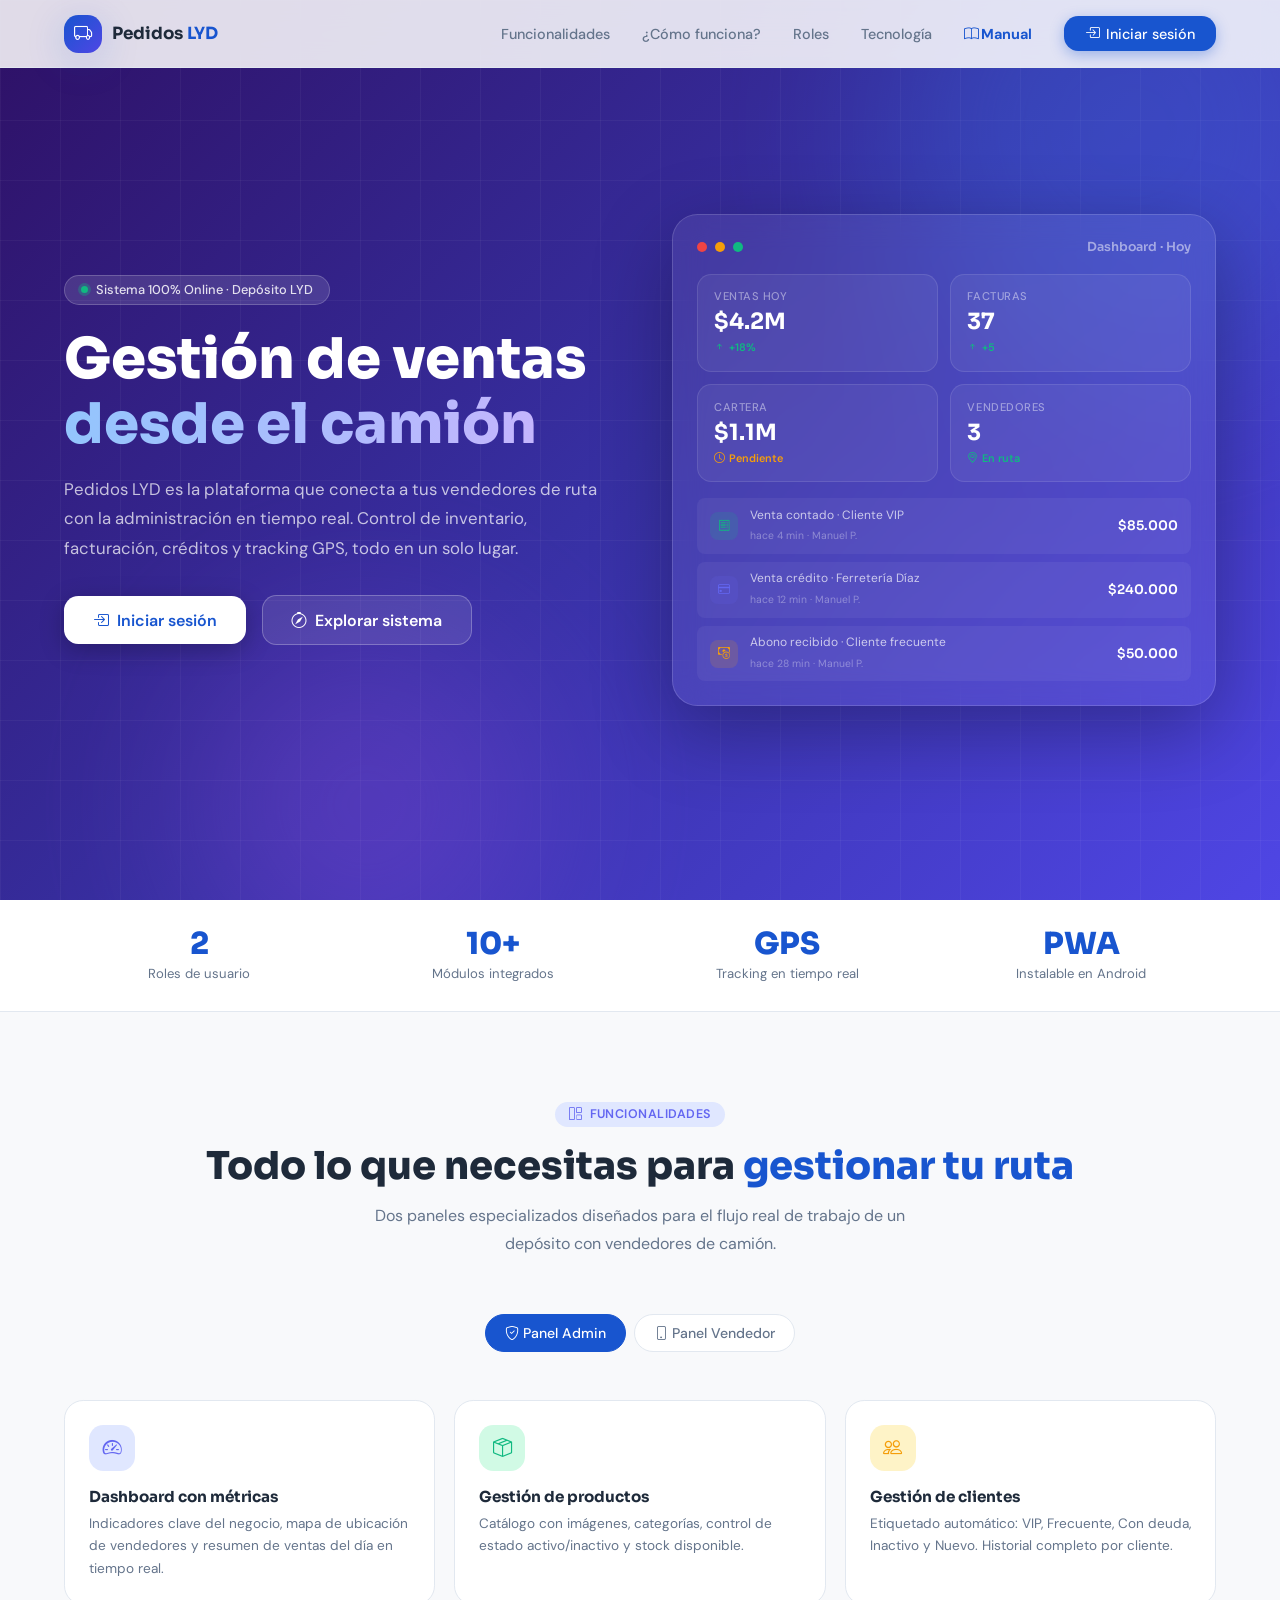
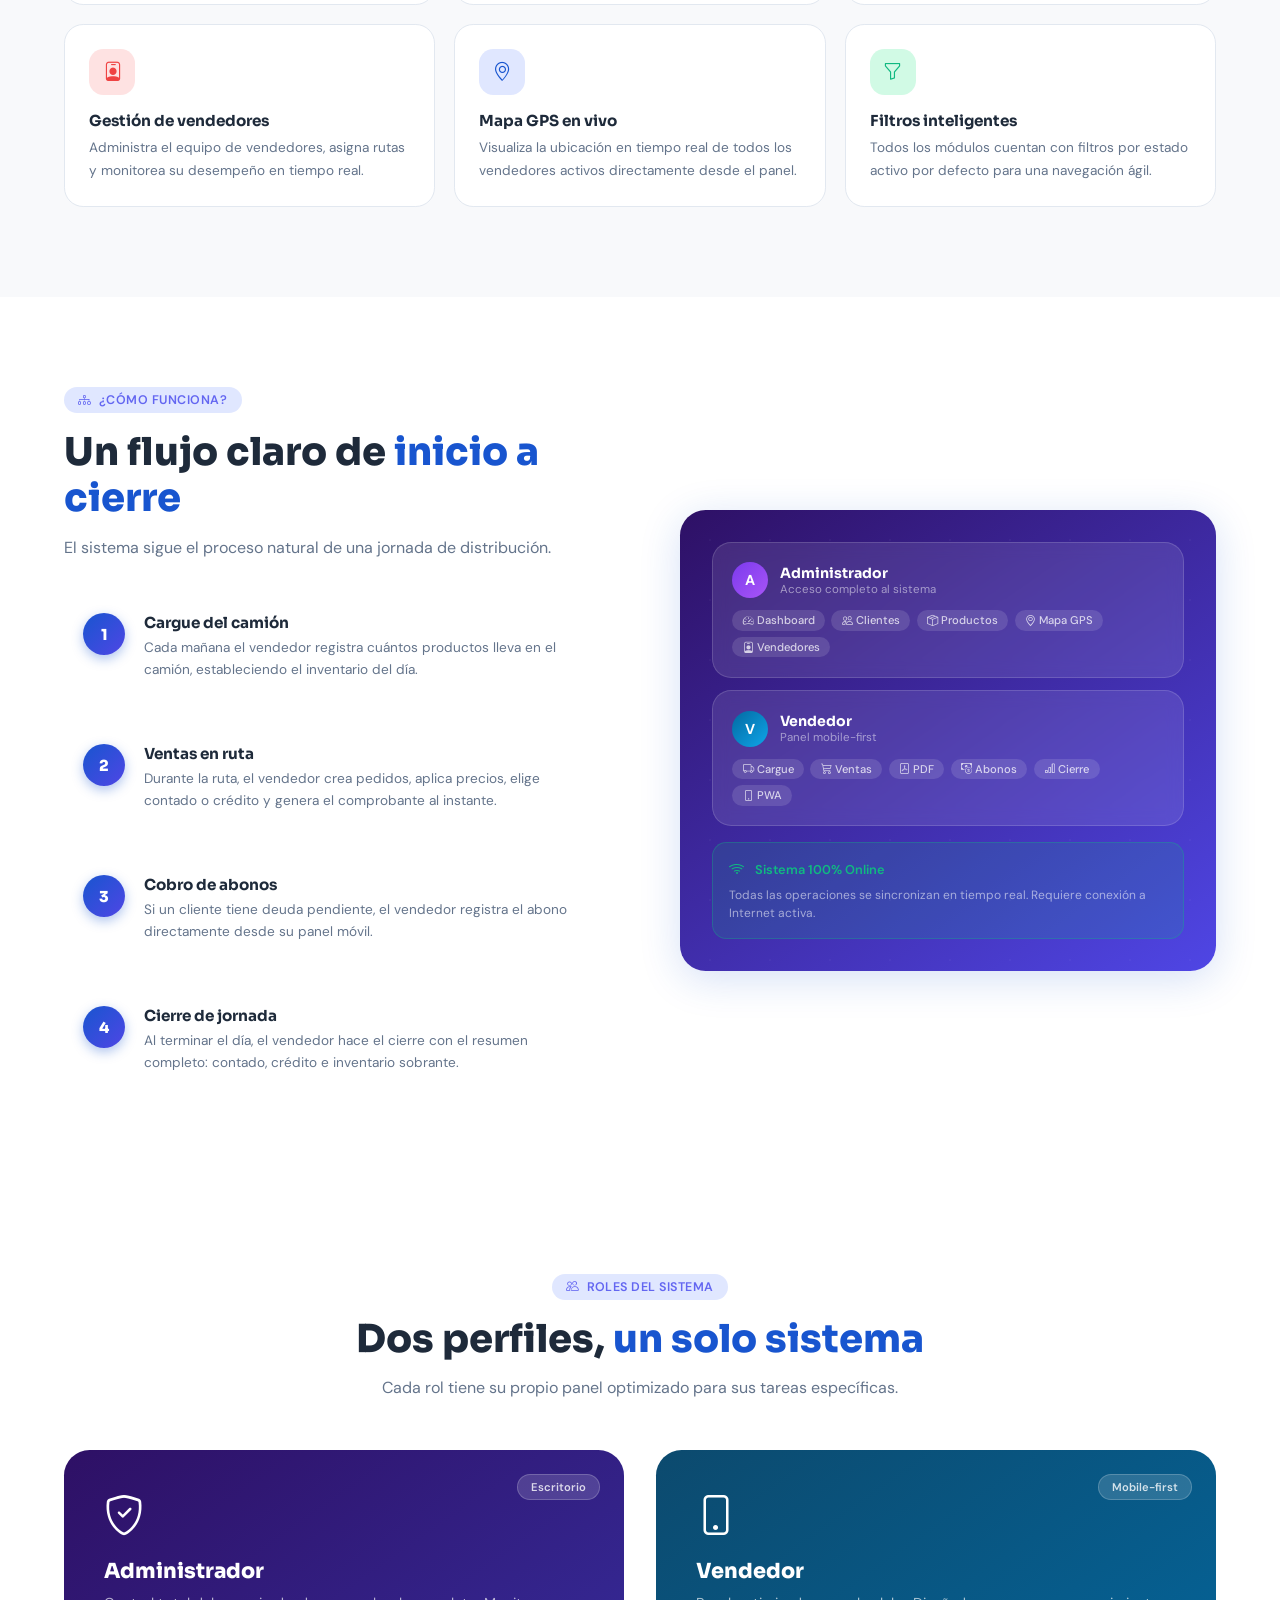
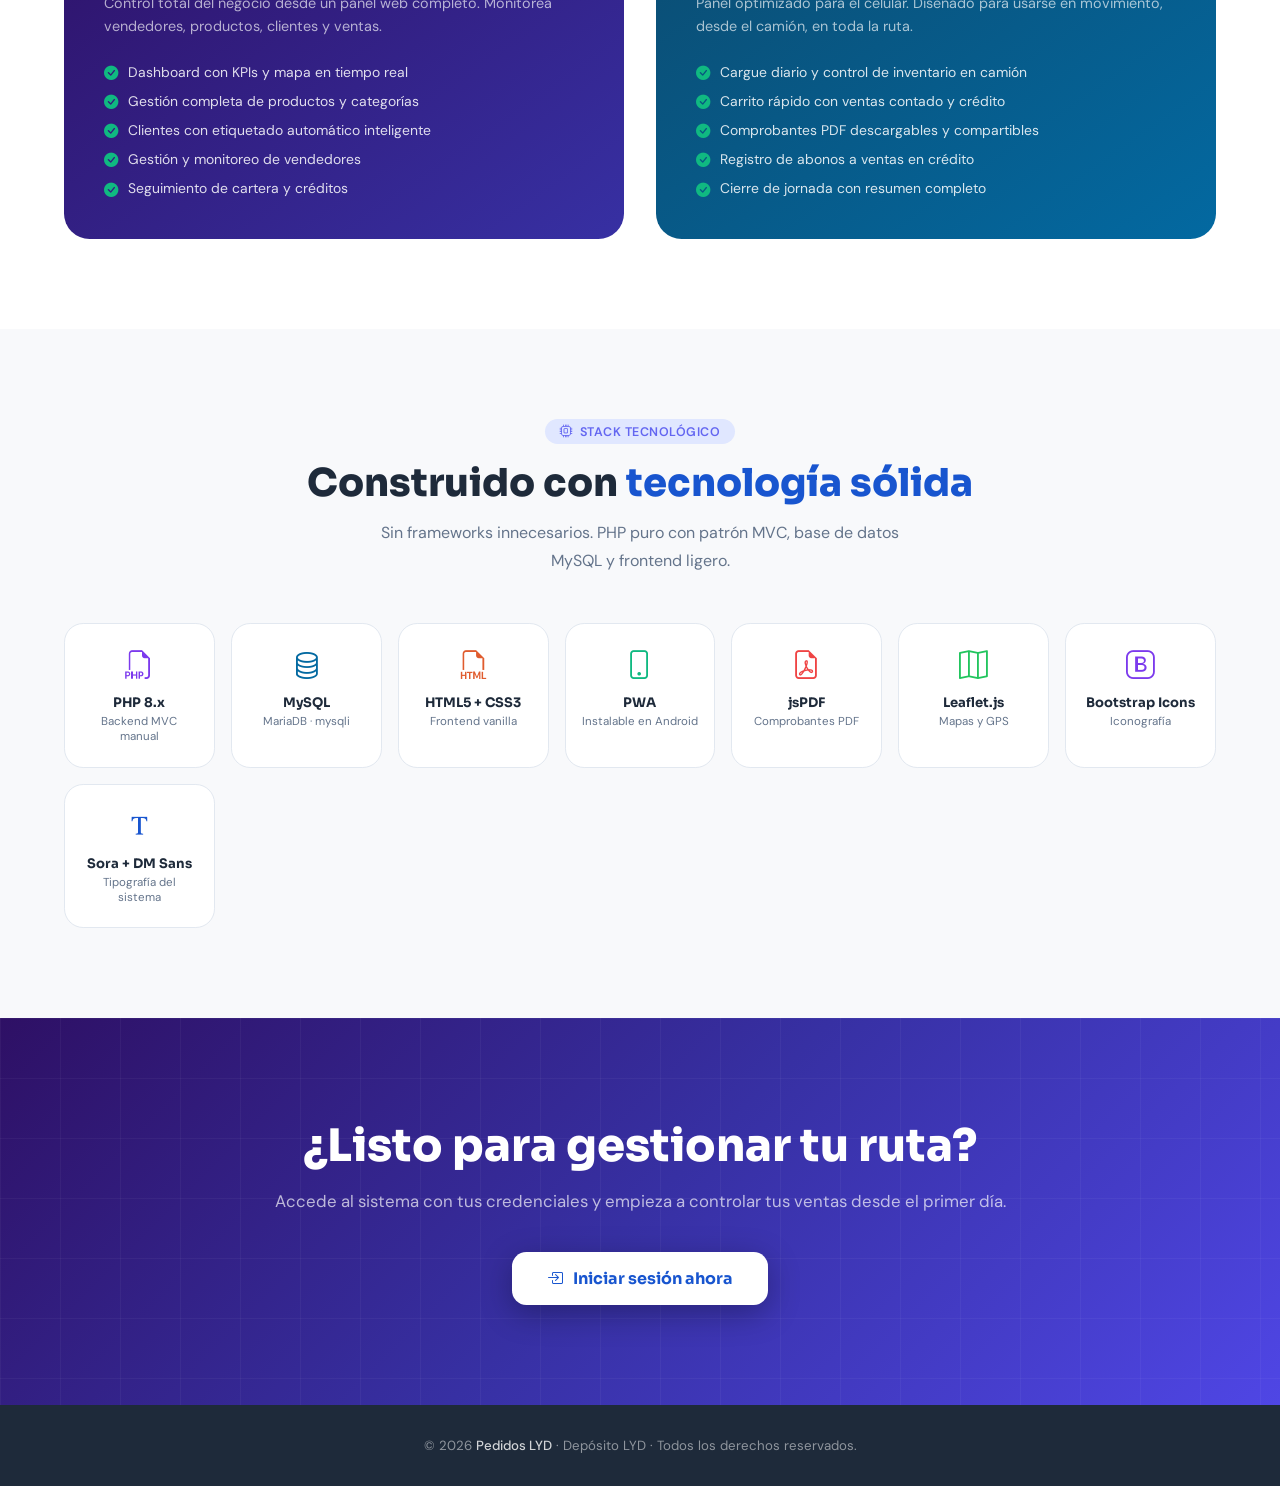
<file: index.html>
<!DOCTYPE html>
<html lang="es">

<head>
    <meta charset="UTF-8" />
    <meta name="viewport" content="width=device-width, initial-scale=1.0" />
    <title>Pedidos LYD — Sistema de Gestión de Ventas</title>
    <link rel="stylesheet" href="public/css/index_ini.css">
    <link rel="preconnect" href="https://fonts.googleapis.com" />
    <link rel="preconnect" href="https://fonts.gstatic.com" crossorigin />
    <link
        href="https://fonts.googleapis.com/css2?family=Sora:wght@300;400;600;700;800&family=DM+Sans:ital,wght@0,300;0,400;0,500;1,300&display=swap"
        rel="stylesheet" />
    <link rel="stylesheet" href="https://cdn.jsdelivr.net/npm/bootstrap-icons@1.11.3/font/bootstrap-icons.min.css" />
</head>

<body>

    <!-- ── NAVBAR ── -->
    <nav id="navbar">
        <a href="#" class="nav-brand">
            <div class="brand-icon"><i class="bi bi-truck"></i></div>
            <span>Pedidos <em>LYD</em></span>
        </a>
        <ul class="nav-links" id="navLinks">
            <li><a href="#features">Funcionalidades</a></li>
            <li><a href="#how">¿Cómo funciona?</a></li>
            <li><a href="#roles">Roles</a></li>
            <li><a href="#tech">Tecnología</a></li>
            <li class="nav-manual"><a href="manual.html" style="color:var(--primary); font-weight:700;"><i
                        class="bi bi-book"></i>
                    Manual</a></li>
            <li><a href="public/login.php" class="btn-login"><i class="bi bi-box-arrow-in-right"></i> Iniciar sesión</a>
            </li>
        </ul>
        <button class="nav-toggle" id="navToggle" aria-label="Menú"><i class="bi bi-list"></i></button>
    </nav>

    <!-- Overlay para menú móvil -->
    <div class="menu-overlay" id="menuOverlay"></div>

    <!-- ── HERO ── -->
    <section class="hero" id="home">
        <div class="hero-orb hero-orb-1"></div>
        <div class="hero-orb hero-orb-2"></div>
        <div class="hero-inner">
            <div class="hero-text">
                <div class="hero-badge">
                    <span class="dot"></span>
                    Sistema 100% Online · Depósito LYD
                </div>
                <h1>Gestión de ventas <span>desde el camión</span></h1>
                <p class="hero-desc">
                    Pedidos LYD es la plataforma que conecta a tus vendedores de ruta con la administración en tiempo
                    real. Control de inventario, facturación, créditos y tracking GPS, todo en un solo lugar.
                </p>
                <div class="hero-actions">
                    <a href="public/login.php" class="btn-hero btn-hero-primary">
                        <i class="bi bi-box-arrow-in-right"></i> Iniciar sesión
                    </a>
                    <a href="#features" class="btn-hero btn-hero-ghost">
                        <i class="bi bi-compass"></i> Explorar sistema
                    </a>
                </div>
            </div>

            <!-- Mockup visual -->
            <div class="hero-visual">
                <div class="mockup-card">
                    <div class="mockup-topbar">
                        <span class="mockup-dot d-red"></span>
                        <span class="mockup-dot d-yellow"></span>
                        <span class="mockup-dot d-green"></span>
                        <span class="mockup-title">Dashboard · Hoy</span>
                    </div>
                    <div class="mockup-stats">
                        <div class="stat-box">
                            <div class="stat-label">Ventas hoy</div>
                            <div class="stat-val">$4.2M</div>
                            <div class="stat-badge"><i class="bi bi-arrow-up-short"></i> +18%</div>
                        </div>
                        <div class="stat-box">
                            <div class="stat-label">Facturas</div>
                            <div class="stat-val">37</div>
                            <div class="stat-badge"><i class="bi bi-arrow-up-short"></i> +5</div>
                        </div>
                        <div class="stat-box">
                            <div class="stat-label">Cartera</div>
                            <div class="stat-val">$1.1M</div>
                            <div class="stat-badge" style="color:var(--warning)"><i class="bi bi-clock"></i> Pendiente
                            </div>
                        </div>
                        <div class="stat-box">
                            <div class="stat-label">Vendedores</div>
                            <div class="stat-val">3</div>
                            <div class="stat-badge"><i class="bi bi-geo-alt"></i> En ruta</div>
                        </div>
                    </div>
                    <div class="mockup-list">
                        <div class="mockup-row">
                            <div class="mockup-row-icon" style="background:rgba(16,185,129,0.15); color:#10b981;">
                                <i class="bi bi-receipt"></i>
                            </div>
                            <div class="mockup-row-text">
                                <p>Venta contado · Cliente VIP</p>
                                <span>hace 4 min · Manuel P.</span>
                            </div>
                            <div class="mockup-row-amount">$85.000</div>
                        </div>
                        <div class="mockup-row">
                            <div class="mockup-row-icon" style="background:rgba(99,102,241,0.15); color:#6366f1;">
                                <i class="bi bi-credit-card"></i>
                            </div>
                            <div class="mockup-row-text">
                                <p>Venta crédito · Ferretería Díaz</p>
                                <span>hace 12 min · Manuel P.</span>
                            </div>
                            <div class="mockup-row-amount">$240.000</div>
                        </div>
                        <div class="mockup-row">
                            <div class="mockup-row-icon" style="background:rgba(245,158,11,0.15); color:#f59e0b;">
                                <i class="bi bi-cash-coin"></i>
                            </div>
                            <div class="mockup-row-text">
                                <p>Abono recibido · Cliente frecuente</p>
                                <span>hace 28 min · Manuel P.</span>
                            </div>
                            <div class="mockup-row-amount">$50.000</div>
                        </div>
                    </div>
                </div>
            </div>
        </div>
    </section>

    <!-- ── STATS BAR ── -->
    <div class="stats-bar">
        <div class="stats-bar-inner reveal">
            <div class="stat-item">
                <div class="val">2</div>
                <div class="lbl">Roles de usuario</div>
            </div>
            <div class="stat-item">
                <div class="val">10+</div>
                <div class="lbl">Módulos integrados</div>
            </div>
            <div class="stat-item">
                <div class="val">GPS</div>
                <div class="lbl">Tracking en tiempo real</div>
            </div>
            <div class="stat-item">
                <div class="val">PWA</div>
                <div class="lbl">Instalable en Android</div>
            </div>
        </div>
    </div>

    <!-- ── FEATURES ── -->
    <section id="features">
        <div class="container">
            <div class="features-header reveal">
                <div class="section-tag"><i class="bi bi-grid-1x2"></i> Funcionalidades</div>
                <h2 class="section-title">Todo lo que necesitas para <span>gestionar tu ruta</span></h2>
                <p class="section-desc">Dos paneles especializados diseñados para el flujo real de trabajo de un
                    depósito con vendedores de camión.</p>
            </div>

            <div class="features-tabs reveal">
                <button class="tab-btn active" onclick="switchTab('admin')"><i class="bi bi-shield-check"></i> Panel
                    Admin</button>
                <button class="tab-btn" onclick="switchTab('vendor')"><i class="bi bi-phone"></i> Panel
                    Vendedor</button>
            </div>

            <!-- Admin tab -->
            <div class="tab-content active" id="tab-admin">
                <div class="feat-card reveal">
                    <div class="feat-icon" style="background:var(--info-bg); color:var(--info)"><i
                            class="bi bi-speedometer2"></i></div>
                    <h3>Dashboard con métricas</h3>
                    <p>Indicadores clave del negocio, mapa de ubicación de vendedores y resumen de ventas del día en
                        tiempo real.</p>
                </div>
                <div class="feat-card reveal">
                    <div class="feat-icon" style="background:var(--success-bg); color:var(--success)"><i
                            class="bi bi-box-seam"></i></div>
                    <h3>Gestión de productos</h3>
                    <p>Catálogo con imágenes, categorías, control de estado activo/inactivo y stock disponible.</p>
                </div>
                <div class="feat-card reveal">
                    <div class="feat-icon" style="background:var(--warning-bg); color:var(--warning)"><i
                            class="bi bi-people"></i></div>
                    <h3>Gestión de clientes</h3>
                    <p>Etiquetado automático: VIP, Frecuente, Con deuda, Inactivo y Nuevo. Historial completo por
                        cliente.</p>
                </div>
                <div class="feat-card reveal">
                    <div class="feat-icon" style="background:var(--danger-bg); color:var(--danger)"><i
                            class="bi bi-person-badge"></i></div>
                    <h3>Gestión de vendedores</h3>
                    <p>Administra el equipo de vendedores, asigna rutas y monitorea su desempeño en tiempo real.</p>
                </div>
                <div class="feat-card reveal">
                    <div class="feat-icon" style="background:var(--info-bg); color:var(--primary)"><i
                            class="bi bi-geo-alt"></i></div>
                    <h3>Mapa GPS en vivo</h3>
                    <p>Visualiza la ubicación en tiempo real de todos los vendedores activos directamente desde el
                        panel.</p>
                </div>
                <div class="feat-card reveal">
                    <div class="feat-icon" style="background:var(--success-bg); color:var(--success)"><i
                            class="bi bi-funnel"></i></div>
                    <h3>Filtros inteligentes</h3>
                    <p>Todos los módulos cuentan con filtros por estado activo por defecto para una navegación ágil.</p>
                </div>
            </div>

            <!-- Vendor tab -->
            <div class="tab-content" id="tab-vendor">
                <div class="feat-card reveal">
                    <div class="feat-icon" style="background:var(--info-bg); color:var(--info)"><i
                            class="bi bi-truck"></i></div>
                    <h3>Cargue diario del camión</h3>
                    <p>Registra el inventario inicial del camión por producto antes de salir a ruta cada mañana.</p>
                </div>
                <div class="feat-card reveal">
                    <div class="feat-icon" style="background:var(--success-bg); color:var(--success)"><i
                            class="bi bi-cart3"></i></div>
                    <h3>Carrito de ventas</h3>
                    <p>Crea pedidos rápidamente. Soporte para ventas de contado y crédito con cálculo automático.</p>
                </div>
                <div class="feat-card reveal">
                    <div class="feat-icon" style="background:var(--warning-bg); color:var(--warning)"><i
                            class="bi bi-file-earmark-pdf"></i></div>
                    <h3>Comprobante PDF</h3>
                    <p>Genera y descarga el comprobante de cada venta en PDF. También puede ser compartido por WhatsApp.
                    </p>
                </div>
                <div class="feat-card reveal">
                    <div class="feat-icon" style="background:var(--danger-bg); color:var(--danger)"><i
                            class="bi bi-cash-coin"></i></div>
                    <h3>Registro de abonos</h3>
                    <p>Gestiona los pagos parciales de ventas a crédito, con seguimiento del saldo pendiente por
                        cliente.</p>
                </div>
                <div class="feat-card reveal">
                    <div class="feat-icon" style="background:var(--info-bg); color:var(--primary)"><i
                            class="bi bi-clipboard-data"></i></div>
                    <h3>Cierre de jornada</h3>
                    <p>Resumen automático al final del día: total contado, total crédito, productos vendidos y restantes
                        en camión.</p>
                </div>
                <div class="feat-card reveal">
                    <div class="feat-icon" style="background:var(--success-bg); color:var(--success)"><i
                            class="bi bi-phone"></i></div>
                    <h3>Mobile-first & PWA</h3>
                    <p>Diseñado para usarse desde el celular. Instalable en Android como app desde Chrome.</p>
                </div>
            </div>
        </div>
    </section>

    <!-- ── HOW IT WORKS ── -->
    <section id="how">
        <div class="container">
            <div class="how-grid">
                <div>
                    <div class="section-tag reveal"><i class="bi bi-diagram-3"></i> ¿Cómo funciona?</div>
                    <h2 class="section-title reveal">Un flujo claro de <span>inicio a cierre</span></h2>
                    <p class="section-desc reveal" style="margin-bottom:2rem;">El sistema sigue el proceso natural de
                        una jornada de distribución.</p>
                    <div class="steps">
                        <div class="step reveal">
                            <div class="step-num">1</div>
                            <div class="step-body">
                                <h4>Cargue del camión</h4>
                                <p>Cada mañana el vendedor registra cuántos productos lleva en el camión, estableciendo
                                    el inventario del día.</p>
                            </div>
                        </div>
                        <div class="step reveal">
                            <div class="step-num">2</div>
                            <div class="step-body">
                                <h4>Ventas en ruta</h4>
                                <p>Durante la ruta, el vendedor crea pedidos, aplica precios, elige contado o crédito y
                                    genera el comprobante al instante.</p>
                            </div>
                        </div>
                        <div class="step reveal">
                            <div class="step-num">3</div>
                            <div class="step-body">
                                <h4>Cobro de abonos</h4>
                                <p>Si un cliente tiene deuda pendiente, el vendedor registra el abono directamente desde
                                    su panel móvil.</p>
                            </div>
                        </div>
                        <div class="step reveal">
                            <div class="step-num">4</div>
                            <div class="step-body">
                                <h4>Cierre de jornada</h4>
                                <p>Al terminar el día, el vendedor hace el cierre con el resumen completo: contado,
                                    crédito e inventario sobrante.</p>
                            </div>
                        </div>
                    </div>
                </div>

                <div class="how-visual reveal">
                    <div class="role-card">
                        <div class="role-header">
                            <div class="role-avatar" style="background:linear-gradient(135deg,#7c3aed,#a855f7)">A</div>
                            <div>
                                <div class="role-name">Administrador</div>
                                <div class="role-sub">Acceso completo al sistema</div>
                            </div>
                        </div>
                        <div class="role-tags">
                            <span class="role-tag"><i class="bi bi-speedometer2"></i> Dashboard</span>
                            <span class="role-tag"><i class="bi bi-people"></i> Clientes</span>
                            <span class="role-tag"><i class="bi bi-box-seam"></i> Productos</span>
                            <span class="role-tag"><i class="bi bi-geo-alt"></i> Mapa GPS</span>
                            <span class="role-tag"><i class="bi bi-person-badge"></i> Vendedores</span>
                        </div>
                    </div>
                    <div class="role-card">
                        <div class="role-header">
                            <div class="role-avatar" style="background:linear-gradient(135deg,#0369a1,#0ea5e9)">V</div>
                            <div>
                                <div class="role-name">Vendedor</div>
                                <div class="role-sub">Panel mobile-first</div>
                            </div>
                        </div>
                        <div class="role-tags">
                            <span class="role-tag"><i class="bi bi-truck"></i> Cargue</span>
                            <span class="role-tag"><i class="bi bi-cart3"></i> Ventas</span>
                            <span class="role-tag"><i class="bi bi-file-pdf"></i> PDF</span>
                            <span class="role-tag"><i class="bi bi-cash-coin"></i> Abonos</span>
                            <span class="role-tag"><i class="bi bi-bar-chart"></i> Cierre</span>
                            <span class="role-tag"><i class="bi bi-phone"></i> PWA</span>
                        </div>
                    </div>
                    <div
                        style="margin-top:1rem; padding:1rem; background:rgba(16,185,129,0.15); border-radius:var(--r-md); border:1px solid rgba(16,185,129,0.3);">
                        <div style="display:flex; align-items:center; gap:0.6rem;">
                            <i class="bi bi-wifi" style="color:#10b981; font-size:1rem;"></i>
                            <span style="font-size:0.8rem; font-weight:600; color:#10b981;">Sistema 100% Online</span>
                        </div>
                        <p style="font-size:0.75rem; color:rgba(255,255,255,0.55); margin-top:0.4rem; line-height:1.5;">
                            Todas las operaciones se sincronizan en tiempo real. Requiere conexión a Internet activa.
                        </p>
                    </div>
                </div>
            </div>
        </div>
    </section>

    <!-- ── ROLES ── -->
    <section id="roles">
        <div class="container">
            <div style="text-align:center; margin-bottom:3rem;" class="reveal">
                <div class="section-tag"><i class="bi bi-people"></i> Roles del sistema</div>
                <h2 class="section-title">Dos perfiles, <span>un solo sistema</span></h2>
                <p class="section-desc" style="margin:0 auto;">Cada rol tiene su propio panel optimizado para sus tareas
                    específicas.</p>
            </div>
            <div class="roles-grid">
                <div class="role-panel admin reveal">
                    <span class="role-badge">Escritorio</span>
                    <div style="font-size:2.5rem; margin-bottom:1rem;"><i class="bi bi-shield-check"></i></div>
                    <h3>Administrador</h3>
                    <p>Control total del negocio desde un panel web completo. Monitorea vendedores, productos, clientes
                        y ventas.</p>
                    <ul class="role-features">
                        <li><i class="bi bi-check-circle-fill"></i> Dashboard con KPIs y mapa en tiempo real</li>
                        <li><i class="bi bi-check-circle-fill"></i> Gestión completa de productos y categorías</li>
                        <li><i class="bi bi-check-circle-fill"></i> Clientes con etiquetado automático inteligente</li>
                        <li><i class="bi bi-check-circle-fill"></i> Gestión y monitoreo de vendedores</li>
                        <li><i class="bi bi-check-circle-fill"></i> Seguimiento de cartera y créditos</li>
                    </ul>
                </div>
                <div class="role-panel vendor reveal">
                    <span class="role-badge">Mobile-first</span>
                    <div style="font-size:2.5rem; margin-bottom:1rem;"><i class="bi bi-phone"></i></div>
                    <h3>Vendedor</h3>
                    <p>Panel optimizado para el celular. Diseñado para usarse en movimiento, desde el camión, en toda la
                        ruta.</p>
                    <ul class="role-features">
                        <li><i class="bi bi-check-circle-fill"></i> Cargue diario y control de inventario en camión</li>
                        <li><i class="bi bi-check-circle-fill"></i> Carrito rápido con ventas contado y crédito</li>
                        <li><i class="bi bi-check-circle-fill"></i> Comprobantes PDF descargables y compartibles</li>
                        <li><i class="bi bi-check-circle-fill"></i> Registro de abonos a ventas en crédito</li>
                        <li><i class="bi bi-check-circle-fill"></i> Cierre de jornada con resumen completo</li>
                    </ul>
                </div>
            </div>
        </div>
    </section>

    <!-- ── TECH STACK ── -->
    <section id="tech">
        <div class="container">
            <div class="tech-header reveal">
                <div class="section-tag"><i class="bi bi-cpu"></i> Stack tecnológico</div>
                <h2 class="section-title">Construido con <span>tecnología sólida</span></h2>
                <p class="section-desc">Sin frameworks innecesarios. PHP puro con patrón MVC, base de datos MySQL y
                    frontend ligero.</p>
            </div>
            <div class="tech-grid" style="margin-top:2.5rem;">
                <div class="tech-item reveal">
                    <i class="bi bi-filetype-php" style="color:#7c3aed;"></i>
                    <div class="tech-name">PHP 8.x</div>
                    <div class="tech-desc">Backend MVC manual</div>
                </div>
                <div class="tech-item reveal">
                    <i class="bi bi-database" style="color:#0369a1;"></i>
                    <div class="tech-name">MySQL</div>
                    <div class="tech-desc">MariaDB · mysqli</div>
                </div>
                <div class="tech-item reveal">
                    <i class="bi bi-filetype-html" style="color:#e05c2e;"></i>
                    <div class="tech-name">HTML5 + CSS3</div>
                    <div class="tech-desc">Frontend vanilla</div>
                </div>
                <div class="tech-item reveal">
                    <i class="bi bi-phone" style="color:#10b981;"></i>
                    <div class="tech-name">PWA</div>
                    <div class="tech-desc">Instalable en Android</div>
                </div>
                <div class="tech-item reveal">
                    <i class="bi bi-file-earmark-pdf" style="color:#ef4444;"></i>
                    <div class="tech-name">jsPDF</div>
                    <div class="tech-desc">Comprobantes PDF</div>
                </div>
                <div class="tech-item reveal">
                    <i class="bi bi-map" style="color:#22c55e;"></i>
                    <div class="tech-name">Leaflet.js</div>
                    <div class="tech-desc">Mapas y GPS</div>
                </div>
                <div class="tech-item reveal">
                    <i class="bi bi-bootstrap" style="color:#7c3aed;"></i>
                    <div class="tech-name">Bootstrap Icons</div>
                    <div class="tech-desc">Iconografía</div>
                </div>
                <div class="tech-item reveal">
                    <i class="bi bi-fonts" style="color:#1855CF;"></i>
                    <div class="tech-name">Sora + DM Sans</div>
                    <div class="tech-desc">Tipografía del sistema</div>
                </div>
            </div>
        </div>
    </section>

    <!-- ── CTA ── -->
    <section id="cta">
        <div class="container reveal">
            <h2>¿Listo para gestionar tu ruta?</h2>
            <p>Accede al sistema con tus credenciales y empieza a controlar tus ventas desde el primer día.</p>
            <a href="public/login.php" class="btn-cta">
                <i class="bi bi-box-arrow-in-right"></i> Iniciar sesión ahora
            </a>
        </div>
    </section>

    <!-- ── FOOTER ── -->
    <footer>
        <p>© 2026 <span>Pedidos LYD</span> · Depósito LYD · Todos los derechos reservados.</p>
    </footer>

    <!-- ── BOTÓN FLOTANTE MANUAL (Solo móvil) ── -->
    <a href="manual.html" class="btn-manual-float" title="Ver manual de usuario">
        <i class="bi bi-book-half"></i>
    </a>

    <script>
        // Navbar scroll effect
        const nav = document.getElementById('navbar');
        window.addEventListener('scroll', () => {
            nav.classList.toggle('scrolled', window.scrollY > 20);
        });

        // Mobile nav toggle
        const toggle = document.getElementById('navToggle');
        const links = document.getElementById('navLinks');
        const overlay = document.getElementById('menuOverlay');

        function toggleMenu() {
            const isOpen = links.classList.toggle('open');
            overlay.classList.toggle('active');
            toggle.querySelector('i').className = isOpen ? 'bi bi-x-lg' : 'bi bi-list';
        }

        toggle.addEventListener('click', toggleMenu);
        overlay.addEventListener('click', toggleMenu);

        links.querySelectorAll('a').forEach(a => a.addEventListener('click', () => {
            if (links.classList.contains('open')) toggleMenu();
        }));

        // Tab switcher
        function switchTab(tab) {
            document.querySelectorAll('.tab-btn').forEach(b => b.classList.remove('active'));
            document.querySelectorAll('.tab-content').forEach(c => c.classList.remove('active'));
            document.getElementById('tab-' + tab).classList.add('active');
            event.currentTarget.classList.add('active');
        }

        // Reveal on scroll
        const reveals = document.querySelectorAll('.reveal');
        const observer = new IntersectionObserver((entries) => {
            entries.forEach((e, i) => {
                if (e.isIntersecting) {
                    setTimeout(() => e.target.classList.add('visible'), i * 60);
                    observer.unobserve(e.target);
                }
            });
        }, { threshold: 0.1 });
        reveals.forEach(r => observer.observe(r));
    </script>
</body>

</html>
</file>
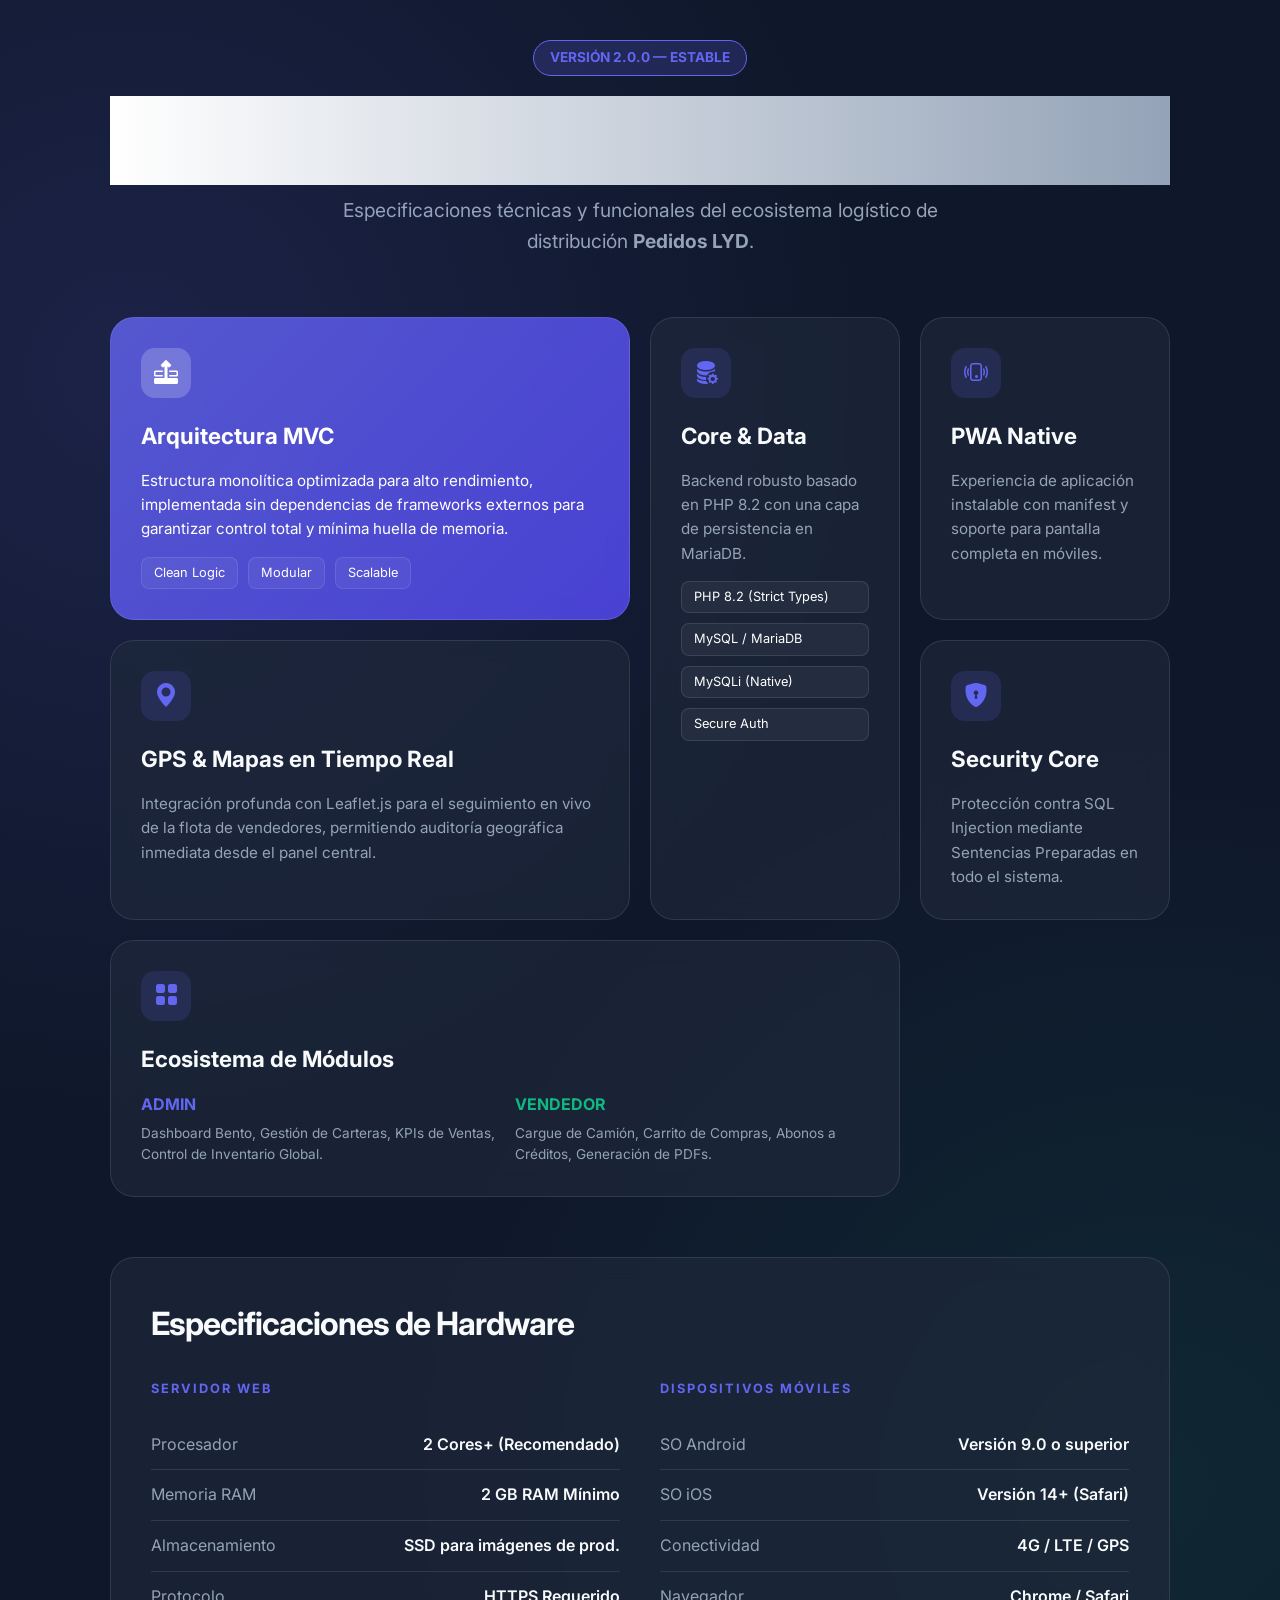
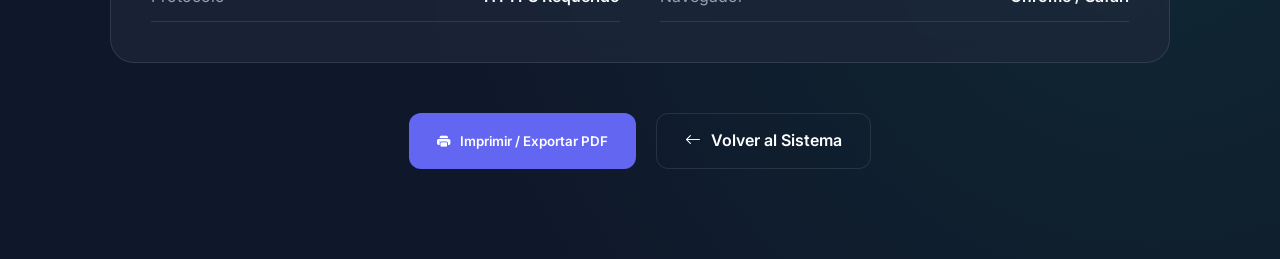
<file: FICHA_TECNICA.html>
<!DOCTYPE html>
<html lang="es">

<head>
    <meta charset="UTF-8">
    <meta name="viewport" content="width=device-width, initial-scale=1.0">
    <title>Ficha Técnica — Pedidos LYD</title>
    <link rel="preconnect" href="https://fonts.googleapis.com">
    <link rel="preconnect" href="https://fonts.gstatic.com" crossorigin>
    <link href="https://fonts.googleapis.com/css2?family=Inter:wght@300;400;500;600;700;800;900&display=swap"
        rel="stylesheet">
    <link rel="stylesheet" href="https://cdn.jsdelivr.net/npm/bootstrap-icons@1.11.3/font/bootstrap-icons.min.css">
    <style>
        :root {
            --primary: #6366f1;
            --primary-dark: #4f46e5;
            --accent: #10b981;
            --bg: #0f172a;
            --card-bg: rgba(30, 41, 59, 0.7);
            --glass-border: rgba(255, 255, 255, 0.1);
            --text: #f8fafc;
            --text-dim: #94a3b8;
        }

        * {
            margin: 0;
            padding: 0;
            box-sizing: border-box;
            font-family: 'Inter', sans-serif;
        }

        body {
            background-color: var(--bg);
            color: var(--text);
            line-height: 1.6;
            overflow-x: hidden;
            background-image:
                radial-gradient(circle at 10% 20%, rgba(99, 102, 241, 0.15) 0%, transparent 40%),
                radial-gradient(circle at 90% 80%, rgba(16, 185, 129, 0.1) 0%, transparent 40%);
            min-height: 100vh;
            padding-bottom: 50px;
        }

        .container {
            max-width: 1100px;
            margin: 0 auto;
            padding: 40px 20px;
        }

        /* --- Header --- */
        header {
            text-align: center;
            margin-bottom: 60px;
            animation: fadeInDown 0.8s ease-out;
        }

        .badge-version {
            background: rgba(99, 102, 241, 0.2);
            color: var(--primary);
            padding: 6px 16px;
            border-radius: 100px;
            font-size: 0.85rem;
            font-weight: 700;
            border: 1px solid var(--primary);
            display: inline-block;
            margin-bottom: 20px;
        }

        header h1 {
            font-size: 3.5rem;
            font-weight: 900;
            letter-spacing: -2px;
            margin-bottom: 10px;
            background: linear-gradient(to right, #fff, #94a3b8);
            -webkit-text-fill-color: transparent;
        }

        header p {
            color: var(--text-dim);
            font-size: 1.2rem;
            max-width: 600px;
            margin: 0 auto;
        }

        /* --- Bento Grid --- */
        .bento-grid {
            display: grid;
            grid-template-columns: repeat(4, 1fr);
            grid-auto-rows: minmax(180px, auto);
            gap: 20px;
            margin-bottom: 40px;
        }

        .bento-item {
            background: var(--card-bg);
            backdrop-filter: blur(12px);
            border: 1px solid var(--glass-border);
            border-radius: 24px;
            padding: 30px;
            transition: all 0.3s ease;
            position: relative;
            overflow: hidden;
        }

        .bento-item:hover {
            transform: translateY(-5px);
            border-color: rgba(99, 102, 241, 0.4);
            box-shadow: 0 20px 40px rgba(0, 0, 0, 0.3);
        }

        /* Spans */
        .span-2 {
            grid-column: span 2;
        }

        .span-3 {
            grid-column: span 3;
        }

        .row-2 {
            grid-row: span 2;
        }

        .icon-box {
            width: 50px;
            height: 50px;
            background: rgba(99, 102, 241, 0.15);
            border-radius: 14px;
            display: flex;
            align-items: center;
            justify-content: center;
            margin-bottom: 20px;
            color: var(--primary);
            font-size: 1.5rem;
        }

        .bento-item h3 {
            font-size: 1.4rem;
            font-weight: 700;
            margin-bottom: 15px;
            display: flex;
            align-items: center;
            gap: 10px;
        }

        .bento-item p {
            color: var(--text-dim);
            font-size: 0.95rem;
        }

        /* List styling */
        .tech-list {
            list-style: none;
            display: flex;
            flex-wrap: wrap;
            gap: 10px;
            margin-top: 15px;
        }

        .tech-tag {
            background: rgba(255, 255, 255, 0.05);
            padding: 5px 12px;
            border-radius: 8px;
            font-size: 0.8rem;
            border: 1px solid var(--glass-border);
            color: #fff;
        }

        /* Special Items */
        .v-gradient {
            background: linear-gradient(135deg, rgba(99, 102, 241, 0.8), rgba(79, 70, 229, 0.9));
            color: #fff;
        }

        .v-gradient p,
        .v-gradient .icon-box {
            color: #fff;
        }

        .v-gradient .icon-box {
            background: rgba(255, 255, 255, 0.2);
        }

        /* --- Specifications Table --- */
        .specs-section {
            margin-top: 60px;
            background: var(--card-bg);
            backdrop-filter: blur(12px);
            border: 1px solid var(--glass-border);
            border-radius: 24px;
            padding: 40px;
        }

        .specs-section h2 {
            font-size: 2rem;
            margin-bottom: 30px;
            letter-spacing: -1px;
        }

        .specs-grid {
            display: grid;
            grid-template-columns: 1fr 1fr;
            gap: 40px;
        }

        .spec-group h4 {
            color: var(--primary);
            text-transform: uppercase;
            font-size: 0.8rem;
            letter-spacing: 2px;
            margin-bottom: 20px;
            display: block;
        }

        .spec-item {
            display: flex;
            justify-content: space-between;
            padding: 12px 0;
            border-bottom: 1px solid var(--glass-border);
        }

        .spec-label {
            color: var(--text-dim);
        }

        .spec-value {
            font-weight: 600;
        }

        /* --- Footer Actions --- */
        .actions {
            margin-top: 50px;
            display: flex;
            justify-content: center;
            gap: 20px;
        }

        .btn {
            padding: 14px 28px;
            border-radius: 12px;
            font-weight: 600;
            cursor: pointer;
            display: flex;
            align-items: center;
            gap: 10px;
            transition: all 0.3s;
            text-decoration: none;
            border: none;
        }

        .btn-primary {
            background: var(--primary);
            color: #fff;
        }

        .btn-primary:hover {
            background: var(--primary-dark);
            transform: scale(1.05);
        }

        .btn-outline {
            background: transparent;
            color: #fff;
            border: 1px solid var(--glass-border);
        }

        .btn-outline:hover {
            background: rgba(255, 255, 255, 0.05);
        }

        /* Animations */
        @keyframes fadeInDown {
            from {
                opacity: 0;
                transform: translateY(-20px);
            }

            to {
                opacity: 1;
                transform: translateY(0);
            }
        }

        /* Print styles */
        @media print {
            body {
                background: #fff;
                color: #000;
            }

            .bento-grid {
                display: block;
            }

            .bento-item {
                border: 1px solid #ddd;
                margin-bottom: 20px;
                page-break-inside: avoid;
            }

            .actions,
            .badge-version {
                display: none;
            }

            .specs-section {
                border: 1px solid #ddd;
            }

            header h1 {
                -webkit-text-fill-color: #000;
            }
        }

        /* Responsive */
        @media (max-width: 992px) {
            .bento-grid {
                grid-template-columns: repeat(2, 1fr);
            }

            .span-3 {
                grid-column: span 2;
            }
        }

        @media (max-width: 600px) {
            .bento-grid {
                grid-template-columns: 1fr;
            }

            .span-2,
            .span-3 {
                grid-column: span 1;
            }

            .specs-grid {
                grid-template-columns: 1fr;
            }

            header h1 {
                font-size: 2.5rem;
            }
        }
    </style>
</head>

<body>

    <div class="container">
        <header>
            <span class="badge-version">VERSIÓN 2.0.0 — ESTABLE</span>
            <h1>Ficha Técnica</h1>
            <p>Especificaciones técnicas y funcionales del ecosistema logístico de distribución <strong>Pedidos
                    LYD</strong>.</p>
        </header>

        <div class="bento-grid">

            <!-- Arquitectura -->
            <div class="bento-item span-2 v-gradient">
                <div class="icon-box"><i class="bi bi-layer-forward"></i></div>
                <h3>Arquitectura MVC</h3>
                <p>Estructura monolítica optimizada para alto rendimiento, implementada sin dependencias de frameworks
                    externos para garantizar control total y mínima huella de memoria.</p>
                <ul class="tech-list">
                    <li class="tech-tag">Clean Logic</li>
                    <li class="tech-tag">Modular</li>
                    <li class="tech-tag">Scalable</li>
                </ul>
            </div>

            <!-- Stack Backend -->
            <div class="bento-item row-2">
                <div class="icon-box"><i class="bi bi-database-fill-gear"></i></div>
                <h3>Core & Data</h3>
                <p>Backend robusto basado en PHP 8.2 con una capa de persistencia en MariaDB.</p>
                <ul class="tech-list" style="flex-direction: column;">
                    <li class="tech-tag">PHP 8.2 (Strict Types)</li>
                    <li class="tech-tag">MySQL / MariaDB</li>
                    <li class="tech-tag">MySQLi (Native)</li>
                    <li class="tech-tag">Secure Auth</li>
                </ul>
            </div>

            <!-- PWA -->
            <div class="bento-item">
                <div class="icon-box"><i class="bi bi-phone-vibrate"></i></div>
                <h3>PWA Native</h3>
                <p>Experiencia de aplicación instalable con manifest y soporte para pantalla completa en móviles.</p>
            </div>

            <!-- GPS Tracking -->
            <div class="bento-item span-2">
                <div class="icon-box"><i class="bi bi-geo-alt-fill"></i></div>
                <h3>GPS & Mapas en Tiempo Real</h3>
                <p>Integración profunda con Leaflet.js para el seguimiento en vivo de la flota de vendedores,
                    permitiendo auditoría geográfica inmediata desde el panel central.</p>
            </div>

            <!-- Frontend -->
            <div class="bento-item">
                <div class="icon-box"><i class="bi bi-shield-lock-fill"></i></div>
                <h3>Security Core</h3>
                <p>Protección contra SQL Injection mediante Sentencias Preparadas en todo el sistema.</p>
            </div>

            <!-- Modulos -->
            <div class="bento-item span-3">
                <div class="icon-box"><i class="bi bi-grid-fill"></i></div>
                <h3>Ecosistema de Módulos</h3>
                <div style="display: grid; grid-template-columns: 1fr 1fr; gap: 20px; margin-top: 10px;">
                    <div>
                        <strong style="color: var(--primary); display: block; margin-bottom: 5px;">ADMIN</strong>
                        <p style="font-size: 0.85rem;">Dashboard Bento, Gestión de Carteras, KPIs de Ventas, Control de
                            Inventario Global.</p>
                    </div>
                    <div>
                        <strong style="color: var(--accent); display: block; margin-bottom: 5px;">VENDEDOR</strong>
                        <p style="font-size: 0.85rem;">Cargue de Camión, Carrito de Compras, Abonos a Créditos,
                            Generación de PDFs.</p>
                    </div>
                </div>
            </div>

        </div>

        <div class="specs-section">
            <h2>Especificaciones de Hardware</h2>
            <div class="specs-grid">
                <div class="spec-group">
                    <h4>Servidor Web</h4>
                    <div class="spec-item">
                        <span class="spec-label">Procesador</span>
                        <span class="spec-value">2 Cores+ (Recomendado)</span>
                    </div>
                    <div class="spec-item">
                        <span class="spec-label">Memoria RAM</span>
                        <span class="spec-value">2 GB RAM Mínimo</span>
                    </div>
                    <div class="spec-item">
                        <span class="spec-label">Almacenamiento</span>
                        <span class="spec-value">SSD para imágenes de prod.</span>
                    </div>
                    <div class="spec-item">
                        <span class="spec-label">Protocolo</span>
                        <span class="spec-value">HTTPS Requerido</span>
                    </div>
                </div>
                <div class="spec-group">
                    <h4>Dispositivos Móviles</h4>
                    <div class="spec-item">
                        <span class="spec-label">SO Android</span>
                        <span class="spec-value">Versión 9.0 o superior</span>
                    </div>
                    <div class="spec-item">
                        <span class="spec-label">SO iOS</span>
                        <span class="spec-value">Versión 14+ (Safari)</span>
                    </div>
                    <div class="spec-item">
                        <span class="spec-label">Conectividad</span>
                        <span class="spec-value">4G / LTE / GPS</span>
                    </div>
                    <div class="spec-item">
                        <span class="spec-label">Navegador</span>
                        <span class="spec-value">Chrome / Safari</span>
                    </div>
                </div>
            </div>
        </div>

        <div class="actions">
            <button class="btn btn-primary" onclick="window.print()">
                <i class="bi bi-printer-fill"></i> Imprimir / Exportar PDF
            </button>
            <a href="index.html" class="btn btn-outline">
                <i class="bi bi-arrow-left"></i> Volver al Sistema
            </a>
        </div>
    </div>

</body>

</html>
</file>
<file: public/css/index_ini.css>
:root {
    --primary: #1855CF;
    --primary-dk: #0f3a9e;
    --primary-lt: #3b82f6;
    --hero-from: #2e1065;
    --hero-mid: #3730a3;
    --hero-to: #4f46e5;
    --surface: #ffffff;
    --surface-2: #f8f9fb;
    --bg: #E9ECF5;
    --border: #e2e8f0;
    --success: #10b981;
    --success-bg: #d1fae5;
    --warning: #f59e0b;
    --warning-bg: #fef3c7;
    --danger: #ef4444;
    --danger-bg: #fee2e2;
    --info: #6366f1;
    --info-bg: #e0e7ff;
    --text: #1e2a3a;
    --text-muted: #64748b;
    --text-light: #94a3b8;
    --r-sm: 0.5rem;
    --r-md: 0.9rem;
    --r-lg: 1.2rem;
    --r-xl: 1.6rem;
    --sh-sm: 0 2px 8px rgba(0, 0, 0, 0.06);
    --sh-md: 0 4px 20px rgba(0, 0, 0, 0.10);
    --sh-lg: 0 8px 40px rgba(24, 85, 207, 0.18);
    --ease: cubic-bezier(.4, 0, .2, 1);
}

*,
*::before,
*::after {
    box-sizing: border-box;
    margin: 0;
    padding: 0;
}

html {
    scroll-behavior: smooth;
}

body {
    font-family: 'DM Sans', sans-serif;
    color: var(--text);
    background: var(--bg);
    overflow-x: hidden;
}

/* ── NAVBAR ── */
nav {
    position: fixed;
    top: 0;
    left: 0;
    right: 0;
    z-index: 100;
    display: flex;
    align-items: center;
    justify-content: space-between;
    padding: 0 5%;
    height: 68px;
    background: rgba(255, 255, 255, 0.85);
    backdrop-filter: blur(18px);
    border-bottom: 1px solid var(--border);
    transition: box-shadow .3s var(--ease);
}

nav.scrolled {
    box-shadow: var(--sh-md);
}

.nav-brand {
    display: flex;
    align-items: center;
    gap: 0.65rem;
    text-decoration: none;
}

.nav-brand .brand-icon {
    width: 38px;
    height: 38px;
    background: linear-gradient(135deg, var(--primary), var(--hero-to));
    border-radius: var(--r-md);
    display: flex;
    align-items: center;
    justify-content: center;
    color: #fff;
    font-size: 1.15rem;
    box-shadow: var(--sh-lg);
}

.nav-brand span {
    font-family: 'Sora', sans-serif;
    font-weight: 700;
    font-size: 1.05rem;
    color: var(--text);
}

.nav-brand span em {
    font-style: normal;
    color: var(--primary);
}

.nav-links {
    display: flex;
    align-items: center;
    gap: 2rem;
    list-style: none;
}

.nav-links a {
    font-size: 0.9rem;
    font-weight: 500;
    color: var(--text-muted);
    text-decoration: none;
    transition: color .2s;
}

.nav-links a:hover {
    color: var(--primary);
}

.btn-login {
    display: inline-flex;
    align-items: center;
    gap: 0.45rem;
    padding: 0.55rem 1.3rem;
    background: var(--primary);
    color: #fff !important;
    border-radius: var(--r-md);
    font-weight: 600;
    font-size: 0.88rem;
    text-decoration: none;
    transition: background .2s var(--ease), transform .15s, box-shadow .2s;
    box-shadow: 0 4px 14px rgba(24, 85, 207, 0.35);
}

.btn-login:hover {
    background: var(--primary-dk);
    transform: translateY(-1px);
    box-shadow: 0 6px 20px rgba(24, 85, 207, 0.45);
}

.nav-toggle {
    display: none;
    background: none;
    border: none;
    cursor: pointer;
    font-size: 1.4rem;
    color: var(--text);
}

/* ── HERO ── */
.hero {
    min-height: 100vh;
    background: linear-gradient(135deg, var(--hero-from) 0%, var(--hero-mid) 50%, var(--hero-to) 100%);
    position: relative;
    display: flex;
    align-items: center;
    overflow: hidden;
    padding: 100px 5% 80px;
}

/* Decorative grid */
.hero::before {
    content: '';
    position: absolute;
    inset: 0;
    background-image:
        linear-gradient(rgba(255, 255, 255, 0.04) 1px, transparent 1px),
        linear-gradient(90deg, rgba(255, 255, 255, 0.04) 1px, transparent 1px);
    background-size: 60px 60px;
    pointer-events: none;
}

/* Glowing orbs */
.hero-orb {
    position: absolute;
    border-radius: 50%;
    filter: blur(90px);
    opacity: 0.25;
    pointer-events: none;
}

.hero-orb-1 {
    width: 500px;
    height: 500px;
    background: var(--primary-lt);
    top: -120px;
    right: -100px;
    animation: drift 8s ease-in-out infinite alternate;
}

.hero-orb-2 {
    width: 350px;
    height: 350px;
    background: #a855f7;
    bottom: -80px;
    left: 15%;
    animation: drift 10s ease-in-out infinite alternate-reverse;
}

@keyframes drift {
    from {
        transform: translate(0, 0) scale(1);
    }

    to {
        transform: translate(30px, 20px) scale(1.08);
    }
}

.hero-inner {
    position: relative;
    z-index: 2;
    max-width: 1200px;
    width: 100%;
    margin: 0 auto;
    display: grid;
    grid-template-columns: 1fr 1fr;
    gap: 4rem;
    align-items: center;
}

.hero-badge {
    display: inline-flex;
    align-items: center;
    gap: 0.5rem;
    background: rgba(255, 255, 255, 0.12);
    border: 1px solid rgba(255, 255, 255, 0.2);
    border-radius: 999px;
    padding: 0.35rem 1rem;
    font-size: 0.8rem;
    font-weight: 500;
    color: rgba(255, 255, 255, 0.85);
    margin-bottom: 1.4rem;
    width: fit-content;
    animation: fadeUp .6s var(--ease) both;
}

.hero-badge .dot {
    width: 7px;
    height: 7px;
    border-radius: 50%;
    background: var(--success);
    box-shadow: 0 0 0 3px rgba(16, 185, 129, 0.3);
    animation: pulse 2s ease infinite;
}

@keyframes pulse {

    0%,
    100% {
        box-shadow: 0 0 0 3px rgba(16, 185, 129, 0.3);
    }

    50% {
        box-shadow: 0 0 0 6px rgba(16, 185, 129, 0.12);
    }
}

.hero h1 {
    font-family: 'Sora', sans-serif;
    font-size: clamp(2.2rem, 4.5vw, 3.5rem);
    font-weight: 800;
    color: #fff;
    line-height: 1.15;
    margin-bottom: 1.2rem;
    animation: fadeUp .7s var(--ease) .1s both;
}

.hero h1 span {
    background: linear-gradient(90deg, #93c5fd, #c4b5fd);
    -webkit-background-clip: text;
    -webkit-text-fill-color: transparent;
    background-clip: text;
}

.hero-desc {
    font-size: 1.05rem;
    line-height: 1.75;
    color: rgba(255, 255, 255, 0.72);
    margin-bottom: 2rem;
    animation: fadeUp .7s var(--ease) .2s both;
}

.hero-actions {
    display: flex;
    align-items: center;
    gap: 1rem;
    flex-wrap: wrap;
    animation: fadeUp .7s var(--ease) .3s both;
}

.btn-hero {
    display: inline-flex;
    align-items: center;
    gap: 0.5rem;
    padding: 0.85rem 1.8rem;
    border-radius: var(--r-md);
    font-weight: 600;
    font-size: 1rem;
    text-decoration: none;
    transition: all .2s var(--ease);
}

.btn-hero-primary {
    background: #fff;
    color: var(--primary);
    box-shadow: 0 6px 24px rgba(0, 0, 0, 0.25);
}

.btn-hero-primary:hover {
    background: #f1f5ff;
    transform: translateY(-2px);
    box-shadow: 0 10px 32px rgba(0, 0, 0, 0.3);
}

.btn-hero-ghost {
    background: rgba(255, 255, 255, 0.1);
    border: 1px solid rgba(255, 255, 255, 0.25);
    color: #fff;
}

.btn-hero-ghost:hover {
    background: rgba(255, 255, 255, 0.18);
    transform: translateY(-2px);
}

/* Hero visual mockup */
.hero-visual {
    animation: fadeUp .8s var(--ease) .25s both;
}

.mockup-card {
    background: rgba(255, 255, 255, 0.07);
    border: 1px solid rgba(255, 255, 255, 0.15);
    border-radius: var(--r-xl);
    padding: 1.5rem;
    backdrop-filter: blur(16px);
    box-shadow: 0 24px 80px rgba(0, 0, 0, 0.3);
}

.mockup-topbar {
    display: flex;
    align-items: center;
    gap: 0.5rem;
    margin-bottom: 1.2rem;
}

.mockup-dot {
    width: 10px;
    height: 10px;
    border-radius: 50%;
}

.d-red {
    background: #ef4444;
}

.d-yellow {
    background: #f59e0b;
}

.d-green {
    background: #10b981;
}

.mockup-title {
    font-family: 'Sora', sans-serif;
    font-size: 0.78rem;
    font-weight: 600;
    color: rgba(255, 255, 255, 0.5);
    margin-left: auto;
}

.mockup-stats {
    display: grid;
    grid-template-columns: 1fr 1fr;
    gap: 0.8rem;
    margin-bottom: 1rem;
}

.stat-box {
    background: rgba(255, 255, 255, 0.06);
    border: 1px solid rgba(255, 255, 255, 0.1);
    border-radius: var(--r-md);
    padding: 0.9rem 1rem;
}

.stat-box .stat-label {
    font-size: 0.7rem;
    font-weight: 500;
    color: rgba(255, 255, 255, 0.45);
    text-transform: uppercase;
    letter-spacing: .05em;
    margin-bottom: 0.25rem;
}

.stat-box .stat-val {
    font-family: 'Sora', sans-serif;
    font-size: 1.4rem;
    font-weight: 700;
    color: #fff;
}

.stat-box .stat-badge {
    display: inline-flex;
    align-items: center;
    gap: 0.25rem;
    font-size: 0.68rem;
    font-weight: 600;
    color: var(--success);
    margin-top: 0.15rem;
}

.mockup-list {
    display: flex;
    flex-direction: column;
    gap: 0.5rem;
}

.mockup-row {
    display: flex;
    align-items: center;
    gap: 0.75rem;
    background: rgba(255, 255, 255, 0.05);
    border-radius: var(--r-sm);
    padding: 0.6rem 0.8rem;
}

.mockup-row-icon {
    width: 28px;
    height: 28px;
    border-radius: var(--r-sm);
    display: flex;
    align-items: center;
    justify-content: center;
    font-size: 0.75rem;
    flex-shrink: 0;
}

.mockup-row-text {
    flex: 1;
}

.mockup-row-text p {
    font-size: 0.75rem;
    color: rgba(255, 255, 255, 0.7);
    line-height: 1.3;
}

.mockup-row-text span {
    font-size: 0.65rem;
    color: rgba(255, 255, 255, 0.35);
}

.mockup-row-amount {
    font-family: 'Sora', sans-serif;
    font-size: 0.82rem;
    font-weight: 600;
    color: #fff;
}

@keyframes fadeUp {
    from {
        opacity: 0;
        transform: translateY(28px);
    }

    to {
        opacity: 1;
        transform: translateY(0);
    }
}

/* ── STATS BAR ── */
.stats-bar {
    background: var(--surface);
    border-bottom: 1px solid var(--border);
    padding: 1.8rem 5%;
}

.stats-bar-inner {
    max-width: 1200px;
    margin: 0 auto;
    display: grid;
    grid-template-columns: repeat(4, 1fr);
    gap: 1.5rem;
    text-align: center;
}

.stat-item {}

.stat-item .val {
    font-family: 'Sora', sans-serif;
    font-size: 1.9rem;
    font-weight: 800;
    color: var(--primary);
    line-height: 1;
}

.stat-item .lbl {
    font-size: 0.82rem;
    color: var(--text-muted);
    margin-top: 0.35rem;
}

.stat-divider {
    width: 1px;
    background: var(--border);
    margin: auto;
    height: 40px;
    display: none;
}

/* ── SECTION WRAPPER ── */
section {
    padding: 90px 5%;
}

.container {
    max-width: 1200px;
    margin: 0 auto;
}

.section-tag {
    display: inline-flex;
    align-items: center;
    gap: 0.5rem;
    background: var(--info-bg);
    color: var(--info);
    border-radius: 999px;
    padding: 0.3rem 0.9rem;
    font-size: 0.78rem;
    font-weight: 600;
    letter-spacing: .04em;
    text-transform: uppercase;
    margin-bottom: 1rem;
}

.section-title {
    font-family: 'Sora', sans-serif;
    font-size: clamp(1.7rem, 3vw, 2.4rem);
    font-weight: 800;
    color: var(--text);
    line-height: 1.2;
    margin-bottom: 0.8rem;
}

.section-title span {
    color: var(--primary);
}

.section-desc {
    font-size: 1rem;
    color: var(--text-muted);
    line-height: 1.75;
    max-width: 540px;
}

/* ── FEATURES ── */
#features {
    background: var(--surface-2);
}

.features-header {
    text-align: center;
    margin-bottom: 3.5rem;
}

.features-header .section-desc {
    margin: 0 auto;
}

.features-tabs {
    display: flex;
    justify-content: center;
    gap: 0.5rem;
    margin-bottom: 3rem;
    flex-wrap: wrap;
}

.tab-btn {
    padding: 0.55rem 1.2rem;
    border-radius: 999px;
    border: 1.5px solid var(--border);
    background: var(--surface);
    font-family: 'DM Sans', sans-serif;
    font-weight: 500;
    font-size: 0.88rem;
    color: var(--text-muted);
    cursor: pointer;
    transition: all .2s var(--ease);
}

.tab-btn.active,
.tab-btn:hover {
    background: var(--primary);
    border-color: var(--primary);
    color: #fff;
}

.tab-content {
    display: none;
}

.tab-content.active {
    display: grid;
    grid-template-columns: repeat(3, 1fr);
    gap: 1.2rem;
}

.feat-card {
    background: var(--surface);
    border: 1px solid var(--border);
    border-radius: var(--r-lg);
    padding: 1.5rem;
    transition: transform .25s var(--ease), box-shadow .25s var(--ease);
}

.feat-card:hover {
    transform: translateY(-4px);
    box-shadow: var(--sh-lg);
}

.feat-icon {
    width: 46px;
    height: 46px;
    border-radius: var(--r-md);
    display: flex;
    align-items: center;
    justify-content: center;
    font-size: 1.2rem;
    margin-bottom: 1rem;
}

.feat-card h3 {
    font-family: 'Sora', sans-serif;
    font-weight: 700;
    font-size: 0.95rem;
    color: var(--text);
    margin-bottom: 0.45rem;
}

.feat-card p {
    font-size: 0.85rem;
    line-height: 1.65;
    color: var(--text-muted);
}

/* ── HOW IT WORKS ── */
#how {
    background: var(--surface);
}

.how-grid {
    display: grid;
    grid-template-columns: 1fr 1fr;
    gap: 5rem;
    align-items: center;
}

.steps {
    display: flex;
    flex-direction: column;
    gap: 1.5rem;
}

.step {
    display: flex;
    gap: 1.2rem;
    padding: 1.2rem;
    border-radius: var(--r-lg);
    transition: background .2s;
    cursor: default;
}

.step:hover {
    background: var(--bg);
}

.step-num {
    flex-shrink: 0;
    width: 42px;
    height: 42px;
    border-radius: 50%;
    display: flex;
    align-items: center;
    justify-content: center;
    font-family: 'Sora', sans-serif;
    font-weight: 800;
    font-size: 0.95rem;
    background: linear-gradient(135deg, var(--primary), var(--hero-to));
    color: #fff;
    box-shadow: 0 4px 12px rgba(24, 85, 207, 0.35);
}

.step-body h4 {
    font-family: 'Sora', sans-serif;
    font-weight: 700;
    font-size: 0.95rem;
    color: var(--text);
    margin-bottom: 0.3rem;
}

.step-body p {
    font-size: 0.85rem;
    line-height: 1.65;
    color: var(--text-muted);
}

.how-visual {
    background: linear-gradient(145deg, var(--hero-from), var(--hero-to));
    border-radius: var(--r-xl);
    padding: 2rem;
    box-shadow: var(--sh-lg);
    position: relative;
    overflow: hidden;
}

.how-visual::before {
    content: '';
    position: absolute;
    inset: 0;
    background: url("data:image/svg+xml,%3Csvg width='60' height='60' viewBox='0 0 60 60' xmlns='http://www.w3.org/2000/svg'%3E%3Cg fill='none' fill-rule='evenodd'%3E%3Cg fill='%23ffffff' fill-opacity='0.04'%3E%3Ccircle cx='30' cy='30' r='1'/%3E%3C/g%3E%3C/g%3E%3C/svg%3E");
}

.role-card {
    position: relative;
    z-index: 1;
    background: rgba(255, 255, 255, 0.1);
    border: 1px solid rgba(255, 255, 255, 0.15);
    border-radius: var(--r-lg);
    padding: 1.2rem;
    margin-bottom: 0.8rem;
    backdrop-filter: blur(8px);
}

.role-card:last-child {
    margin-bottom: 0;
}

.role-header {
    display: flex;
    align-items: center;
    gap: 0.75rem;
    margin-bottom: 0.75rem;
}

.role-avatar {
    width: 36px;
    height: 36px;
    border-radius: 50%;
    display: flex;
    align-items: center;
    justify-content: center;
    font-size: 0.9rem;
    font-weight: 700;
    color: #fff;
}

.role-name {
    font-family: 'Sora', sans-serif;
    font-size: 0.88rem;
    font-weight: 700;
    color: #fff;
}

.role-sub {
    font-size: 0.72rem;
    color: rgba(255, 255, 255, 0.5);
}

.role-tags {
    display: flex;
    flex-wrap: wrap;
    gap: 0.4rem;
}

.role-tag {
    background: rgba(255, 255, 255, 0.12);
    border-radius: 999px;
    padding: 0.2rem 0.65rem;
    font-size: 0.7rem;
    font-weight: 500;
    color: rgba(255, 255, 255, 0.75);
}

/* ── TECH STACK ── */
#tech {
    background: var(--surface-2);
}

.tech-header {
    text-align: center;
    margin-bottom: 3rem;
}

.tech-header .section-desc {
    margin: 0 auto;
}

.tech-grid {
    display: grid;
    grid-template-columns: repeat(auto-fit, minmax(150px, 1fr));
    gap: 1rem;
}

.tech-item {
    background: var(--surface);
    border: 1px solid var(--border);
    border-radius: var(--r-lg);
    padding: 1.4rem 1rem;
    text-align: center;
    transition: transform .2s var(--ease), box-shadow .2s;
}

.tech-item:hover {
    transform: translateY(-3px);
    box-shadow: var(--sh-md);
    border-color: var(--primary-lt);
}

.tech-item i {
    font-size: 1.8rem;
    margin-bottom: 0.6rem;
    display: block;
}

.tech-item .tech-name {
    font-family: 'Sora', sans-serif;
    font-size: 0.82rem;
    font-weight: 700;
    color: var(--text);
}

.tech-item .tech-desc {
    font-size: 0.72rem;
    color: var(--text-muted);
    margin-top: 0.2rem;
}

/* ── ROLES ── */
#roles {
    background: var(--surface);
}

.roles-grid {
    display: grid;
    grid-template-columns: 1fr 1fr;
    gap: 2rem;
    margin-top: 3rem;
}

.role-panel {
    border-radius: var(--r-xl);
    padding: 2.5rem;
    position: relative;
    overflow: hidden;
}

.role-panel.admin {
    background: linear-gradient(145deg, var(--hero-from), var(--hero-mid));
    color: #fff;
}

.role-panel.vendor {
    background: linear-gradient(145deg, #0c4a6e, #0369a1);
    color: #fff;
}

.role-panel h3 {
    font-family: 'Sora', sans-serif;
    font-size: 1.3rem;
    font-weight: 800;
    margin-bottom: 0.5rem;
}

.role-panel p {
    font-size: 0.9rem;
    color: rgba(255, 255, 255, 0.65);
    margin-bottom: 1.5rem;
    line-height: 1.6;
}

.role-features {
    list-style: none;
    display: flex;
    flex-direction: column;
    gap: 0.6rem;
}

.role-features li {
    display: flex;
    align-items: flex-start;
    gap: 0.6rem;
    font-size: 0.87rem;
    color: rgba(255, 255, 255, 0.85);
}

.role-features li i {
    color: var(--success);
    font-size: 0.9rem;
    margin-top: 0.1rem;
    flex-shrink: 0;
}

.role-panel .role-badge {
    position: absolute;
    top: 1.5rem;
    right: 1.5rem;
    background: rgba(255, 255, 255, 0.15);
    border: 1px solid rgba(255, 255, 255, 0.2);
    border-radius: 999px;
    padding: 0.3rem 0.8rem;
    font-size: 0.7rem;
    font-weight: 600;
    color: rgba(255, 255, 255, 0.8);
}

/* ── CTA ── */
#cta {
    background: linear-gradient(135deg, var(--hero-from), var(--hero-mid), var(--hero-to));
    padding: 100px 5%;
    text-align: center;
    position: relative;
    overflow: hidden;
}

#cta::before {
    content: '';
    position: absolute;
    inset: 0;
    background-image:
        linear-gradient(rgba(255, 255, 255, 0.04) 1px, transparent 1px),
        linear-gradient(90deg, rgba(255, 255, 255, 0.04) 1px, transparent 1px);
    background-size: 60px 60px;
}

#cta .container {
    position: relative;
    z-index: 1;
}

#cta h2 {
    font-family: 'Sora', sans-serif;
    font-size: clamp(1.8rem, 3.5vw, 2.8rem);
    font-weight: 800;
    color: #fff;
    margin-bottom: 1rem;
}

#cta p {
    font-size: 1.05rem;
    color: rgba(255, 255, 255, 0.68);
    margin-bottom: 2.5rem;
}

#cta .btn-cta {
    display: inline-flex;
    align-items: center;
    gap: 0.6rem;
    padding: 1rem 2.2rem;
    background: #fff;
    color: var(--primary);
    border-radius: var(--r-md);
    font-family: 'Sora', sans-serif;
    font-weight: 700;
    font-size: 1rem;
    text-decoration: none;
    box-shadow: 0 8px 32px rgba(0, 0, 0, 0.3);
    transition: all .2s var(--ease);
}

#cta .btn-cta:hover {
    transform: translateY(-3px);
    box-shadow: 0 14px 40px rgba(0, 0, 0, 0.4);
}

/* ── FOOTER ── */
footer {
    background: var(--text);
    color: rgba(255, 255, 255, 0.5);
    padding: 2rem 5%;
    text-align: center;
    font-size: 0.83rem;
}

footer span {
    color: rgba(255, 255, 255, 0.8);
    font-weight: 500;
}

/* ── REVEAL ANIMATION ── */
.reveal {
    opacity: 0;
    transform: translateY(30px);
    transition: opacity .6s var(--ease), transform .6s var(--ease);
}

.reveal.visible {
    opacity: 1;
    transform: none;
}

/* ── BOTÓN MANUAL FLOTANTE ── */
.btn-manual-float {
    position: fixed;
    bottom: 24px;
    right: 24px;
    width: 58px;
    height: 58px;
    background: var(--primary);
    color: #fff;
    border-radius: 50%;
    display: none;
    align-items: center;
    justify-content: center;
    font-size: 1.6rem;
    box-shadow: var(--sh-lg);
    z-index: 1000;
    text-decoration: none;
    transition: all 0.3s var(--ease);
}

.btn-manual-float:hover {
    background: var(--primary-dk);
    transform: translateY(-4px) scale(1.05);
}

.btn-manual-float:active {
    transform: scale(0.95);
}

/* ── MOBILE ── */
@media (max-width: 900px) {
    .hero-inner {
        grid-template-columns: 1fr;
        gap: 2.5rem;
    }

    .hero-visual {
        display: none;
    }

    .stats-bar-inner {
        grid-template-columns: repeat(2, 1fr);
    }

    .tab-content.active {
        grid-template-columns: 1fr 1fr;
    }

    .how-grid {
        grid-template-columns: 1fr;
        gap: 2rem;
    }

    .how-visual {
        order: -1;
    }

    .roles-grid {
        grid-template-columns: 1fr;
    }
}

/* ── OVERLAY MENÚ ── */
.menu-overlay {
    position: fixed;
    inset: 0;
    background: transparent; 
    backdrop-filter: none;
    opacity: 0;
    visibility: hidden;
    z-index: 99;
    transition: all 0.3s var(--ease);
}

.menu-overlay.active {
    opacity: 1;
    visibility: visible;
}

@media (max-width: 600px) {
    .nav-links {
        display: flex;
        flex-direction: column;
        position: absolute;
        top: calc(100% - 5px);
        right: 5%;
        height: auto;
        width: auto;
        min-width: 200px;
        background: #fff;
        padding: 12px 0;
        gap: 0;
        z-index: 101;
        opacity: 0;
        visibility: hidden;
        transform: translateY(10px) scale(0.95);
        transform-origin: top right;
        transition: all 0.2s var(--ease);
        box-shadow: 0 10px 30px rgba(0, 0, 0, 0.15);
        border-radius: 14px;
        border: 1px solid rgba(0, 0, 0, 0.05);
    }

    .nav-links.open {
        opacity: 1;
        visibility: visible;
        transform: translateY(0) scale(1);
    }

    /* Triangulito indicador */
    .nav-links::before {
        content: '';
        position: absolute;
        top: -6.5px;
        right: 18px;
        width: 12px;
        height: 12px;
        background: #fff;
        transform: rotate(45deg);
        border-left: 1px solid rgba(0, 0, 0, 0.05);
        border-top: 1px solid rgba(0, 0, 0, 0.05);
    }

    .nav-links li {
        width: 100%;
    }

    .nav-links li a {
        display: block;
        padding: 10px 24px;
        font-size: 0.92rem;
        color: var(--text);
        text-align: left;
        white-space: nowrap;
        transition: background 0.2s, color 0.2s;
    }

    .nav-links li a:hover {
        background: var(--surface-2);
        color: var(--primary);
    }

    /* Ítem de login especial en móvil */
    .nav-links .btn-login {
        background: transparent !important;
        color: var(--primary) !important;
        box-shadow: none !important;
        padding: 12px 24px !important;
        border-radius: 0 !important;
        margin-top: 8px !important;
        border-top: 1px solid var(--border) !important;
        font-weight: 700 !important;
        font-size: 0.92rem !important;
        width: 100%;
    }

    .nav-links .btn-login:hover {
        background: var(--surface-2) !important;
        transform: none !important;
    }

    .nav-links .btn-login i {
        color: var(--primary);
    }

    .nav-toggle {
        display: block;
    }

    .stats-bar-inner {
        grid-template-columns: 1fr 1fr;
    }

    .tab-content.active {
        grid-template-columns: 1fr;
    }

    .hero-actions {
        flex-direction: column;
        align-items: flex-start;
    }

    /* Ajustes Manual */
    .nav-manual {
        display: none !important;
    }

    .btn-manual-float {
        display: flex;
    }
}
</file>
